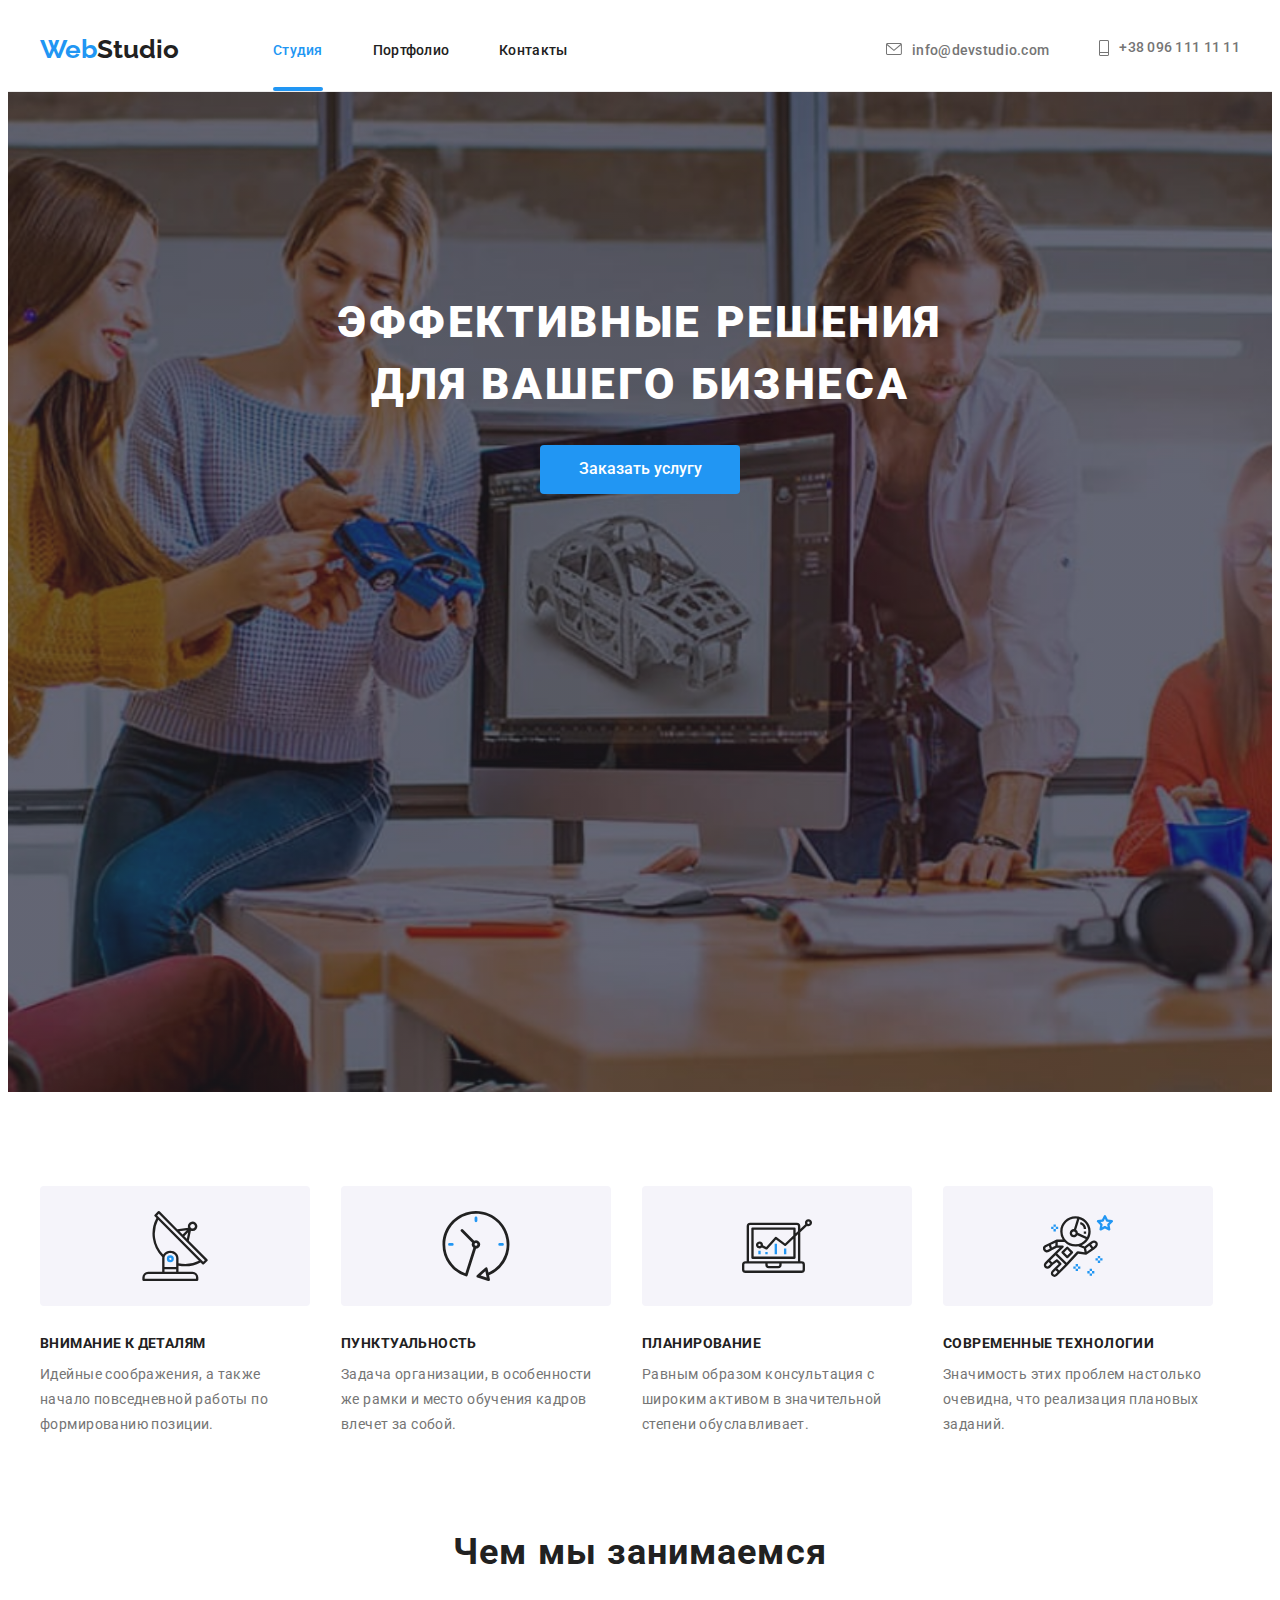
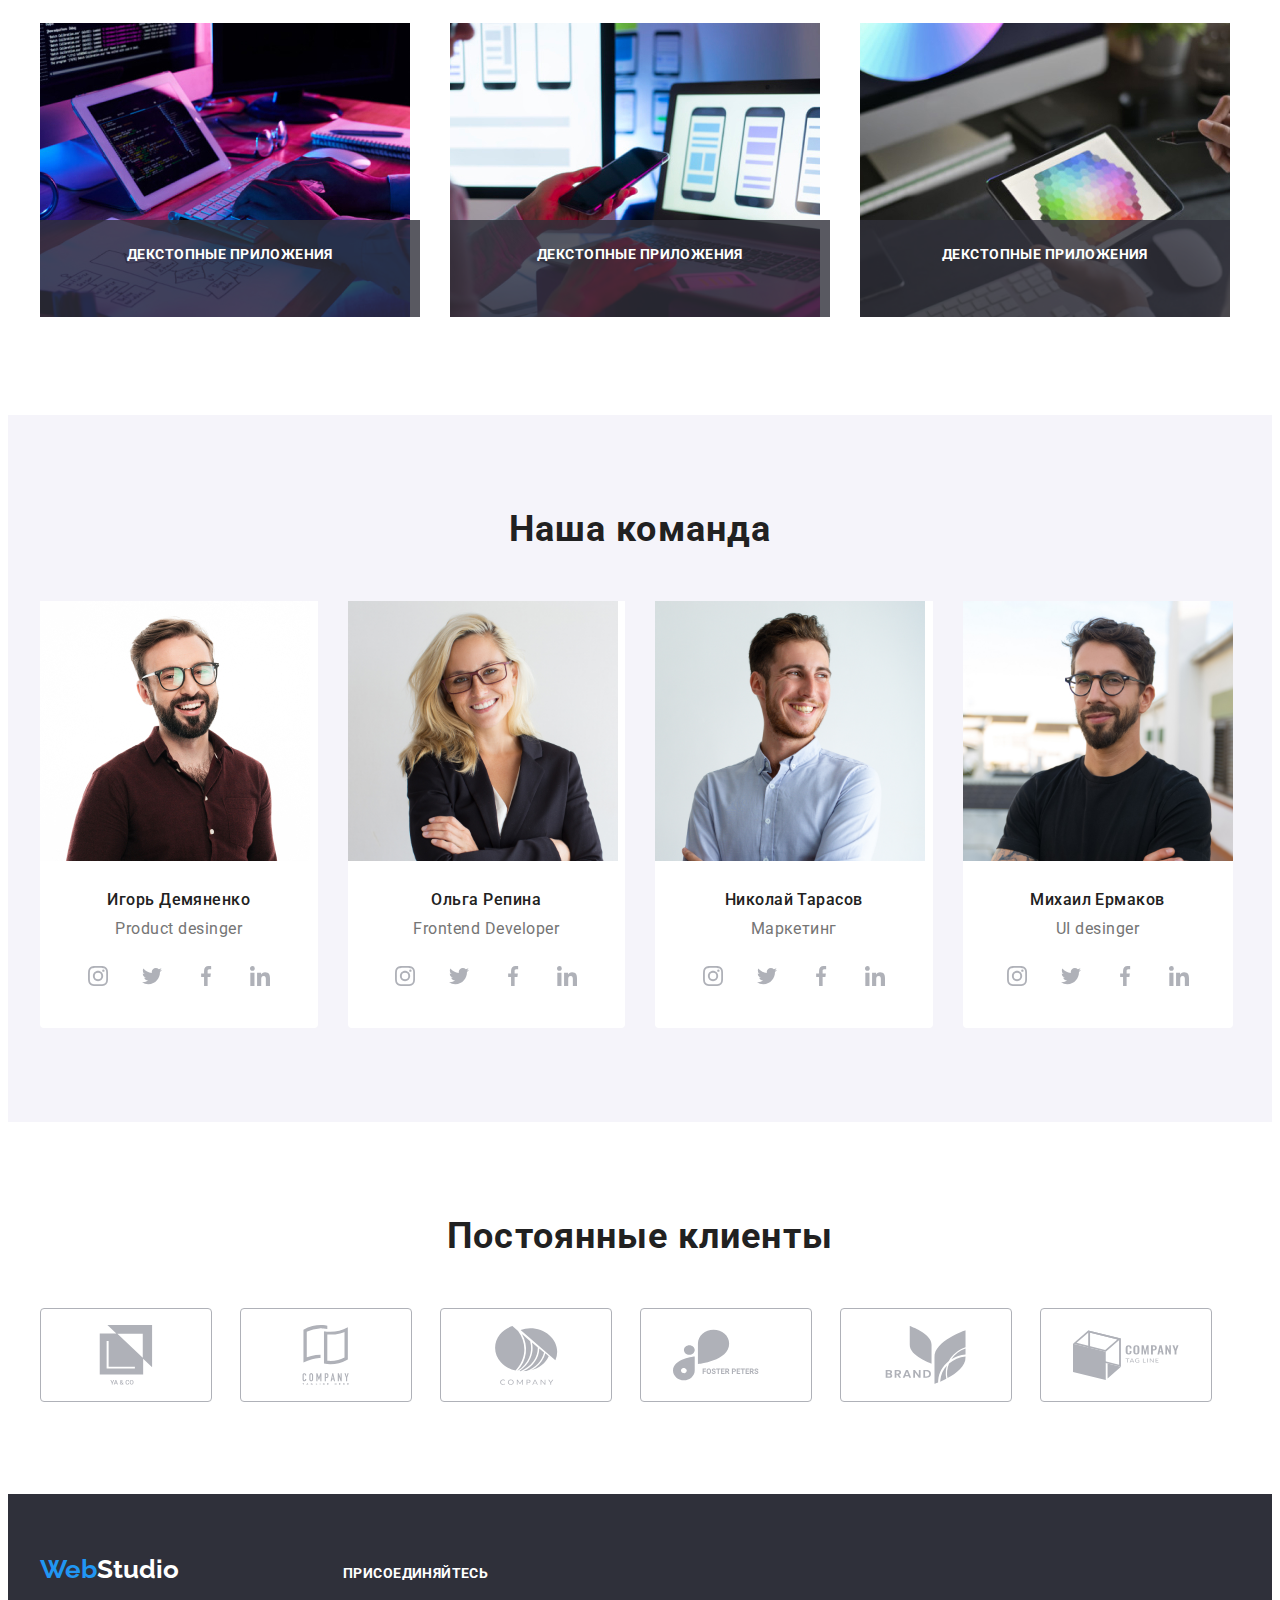
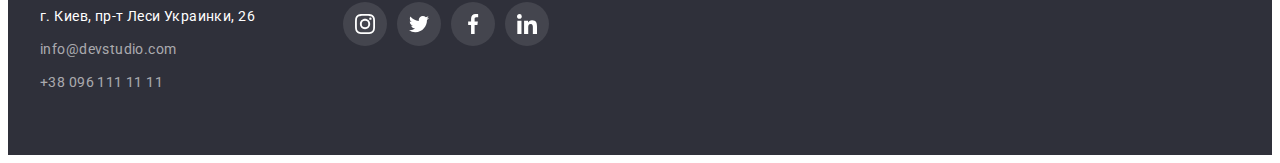
<file: index.html>
<!DOCTYPE html>
<html lang="en">
  <head>
    <meta charset="UTF-8" />
    <meta http-equiv="X-UA-Compatible" content="IE=edge" />
    <meta name="viewport" content="width=device-width, initial-scale=1.0" />
    <link rel="stylesheet" href="./css/styles.css"></link>
     <link 
    href="https://fonts.googleapis.com/css2?family=Raleway:wght@700&family=Roboto:wght@400;500;700&display=swap" 
    rel="stylesheet">
    <link rel="stylesheet" href="https://cdnjs.cloudflare.com/ajax/libs/modern-normalize/1.1.0/modern-normalize.min.css" integrity="sha512-wpPYUAdjBVSE4KJnH1VR1HeZfpl1ub8YT/NKx4PuQ5NmX2tKuGu6U/JRp5y+Y8XG2tV+wKQpNHVUX03MfMFn9Q==" crossorigin="anonymous" referrerpolicy="no-referrer" />
    <title>webstudio</title>
  </head>
  <body class="body">
  <header class="header">
    <div class="container nav">
       <nav class="header-nav">
      <a href="./index.html" class="logo">
        <span class="primary">Web</span><span class="secondary">Studio</span>
      </a>
        <ul class="site-nav list">
          <li class="item"><a class="link current" href="">Студия</a></li>
          <li class="item"><a class="link" href="./portfolio.html">Портфолио</a></li>
          <li class="item"><a class="link" href="">Контакты</a></li>
        </ul>
      </nav>
      <ul class="page-header list">
        <li class="item">
          <a class="contact" href="mailto:info@devstudio.com">
     <svg class="contacts-icon" width="16" height="12">
       <use href="./images/sprite.svg#icon-envelope"></use>
     </svg>info@devstudio.com</a>
        </li>
        <li class="item"><a class="contact" href="tel:+380961111111">
         <svg class="contacts-icon" width="10" height="16">
           <use href="./images/sprite.svg#icon-Telephone"></use>
         </svg> 
          +38 096 111 11 11</a></li>
      </ul>
      </div>
    </header>
    <main>
      <!--hero-->
     <section class="hero">
        <div class="container"><h1 class="hero-title">
          Эффективные решения <br/>
          для вашего бизнеса
        </h1>
        <button class="button-primary" type="button" data-modal-open>Заказать услугу</button></div>
      </section>
      <!--section about-->
      <section class="section-about section">
        <div class="container">
          <ul class="list">
          <li class="item">
            <div class="section-about-box">
              <svg class="section-about-icon" width="70px" height="70px">
                <use href="./images/sprite.svg#icon-antenna-1"></use>
              </svg>
            </div>
            <h3 class="section-about-title">Внимание к деталям</h3>
            <p class="section-about-text">Идейные соображения, а также начало повседневной работы по формированию позиции.</p>
          </li>
          <li class="item">
             <div class="section-about-box">
              <svg class="section-about-icon" width="70px" height="70px">
                <use href="./images/sprite.svg#icon-clock-1"></use>
              </svg>
             </div>
            <h3 class="section-about-title">Пунктуальность</h3>
            <p class="section-about-text">
              Задача организации, в особенности же рамки и место обучения кадров влечет за собой.
            </p>
          </li>
          <li class="item">
             <div class="section-about-box"> 
               <svg class="section-about-icon" width="70px" height="70px">
                 <use href="./images/sprite.svg#icon-diagram-1"></use>
               </svg>
             </div>
            <h3 class="section-about-title">Планирование</h3>
            <p class="section-about-text">
              Равным образом консультация с широким активом в значительной степени обуславливает.
            </p>
          </li>
          <li class="item">
             <div class="section-about-box">
               <svg class="section-about-icon" width="70px" height="70px">
                 <use href="./images/sprite.svg#icon-astronaut-1"></use>
               </svg> </div>
            <h3 class="section-about-title">Современные технологии</h3>
            <p class="section-about-text">Значимость этих проблем настолько очевидна, что реализация плановых заданий.</p>
          </li>
        </ul>
        </div>
      </section>
      <!--section-work-->
        <section class="work-photo section">
          <div class="container">
        <h2 class="title">Чем мы занимаемся</h2>
        <ul class="list">
          <li class="item"><img src="./images/img.jpg" alt="работа с планшетом" width="370"/><p class="work-title">Декстопные приложения</p>
          </li><li class="item"><img src="./images/img(1).jpg" alt="работа с компьютером" width="370"/><p class="work-title">Декстопные приложения</p>
          </li><li class="item"><img src="./images/img(2).jpg" alt="работа с мобильными устройствами" width="370"/><p class="work-title">Декстопные приложения</p></li>
        </ul>
        </div>
      </section>
      <!--section-4-->
      <section class="section-team section">
        <div class="container">
        <h2 class="title">Наша команда</h2>
       <div class="flex-container"> <ul class="list">
          <li class="flex-element"><img src="./images/команда/img.jpg" alt="" width="270" />
            <div class="section-team-holder">
              <h3 class="section-team-title">Игорь Демяненко</h3>
            <p class="section-team-text">Product desinger</p>
            <ul class="social-list list">
            <li class="social-item">
              <a href="" class="social-link">
              <svg class="social-icon" width="20" height="20">
                <use href="./images/sprite.svg#icon-instagram-2"></use>
              </svg></a>
            </li>
            <li class="social-item">
              <a href="" class="social-link">
              <svg class="social-icon" width="20" height="20">
                <use href="./images/sprite.svg#icon-twitter-1"></use>
              </svg>
              </a>
            </li>
            <li class="social-item">
              <a href="" class="social-link">
              <svg class="social-icon" width="20" height="20">
                <use href="./images/sprite.svg#icon-facebook-1"></use>
              </svg>
              </a>
            </li>
            <li class="social-item">
              <a href="" class="social-link">
              <svg class="social-icon" width="20" height="20">
                <use href="./images/sprite.svg#icon-linkedin-1"></use>
              </svg>
              </a>
            </li>
            </ul>
            </div>
          </li><li class="flex-element">
            <img src="./images/команда/img(1).jpg" alt="" width="270" />
            <div class="section-team-holder">
              <h3 class="section-team-title">Ольга Репина</h3>
            <p class="section-team-text">Frontend Developer</p>
           <ul class="social-list list">
            <li class="social-item">
              <a href="" class="social-link">
              <svg class="social-icon" width="20" height="20">
                <use href="./images/sprite.svg#icon-instagram-2"></use>
              </svg></a>
            </li>
            <li class="social-item">
              <a href="" class="social-link">
              <svg class="social-icon" width="20" height="20">
                <use href="./images/sprite.svg#icon-twitter-1"></use>
              </svg>
              </a>
            </li>
            <li class="social-item">
              <a href="" class="social-link">
              <svg class="social-icon" width="20" height="20">
                <use href="./images/sprite.svg#icon-facebook-1"></use>
              </svg>
              </a>
            </li>
            <li class="social-item">
              <a href="" class="social-link">
              <svg class="social-icon" width="20" height="20">
                <use href="./images/sprite.svg#icon-linkedin-1"></use>
              </svg>
              </a>
            </li>
            </ul>
          </div>
          </li><li class="flex-element">
            <img src="./images/команда/img(2).jpg" alt="" width="270" />
            <div class="section-team-holder">
              <h3 class="section-team-title">Николай Тарасов</h3>
            <p class="section-team-text">Маркетинг</p>
            <ul class="social-list list">
            <li class="social-item">
              <a href="" class="social-link">
              <svg class="social-icon" width="20" height="20">
                <use href="./images/sprite.svg#icon-instagram-2"></use>
              </svg></a>
            </li>
            <li class="social-item">
              <a href="" class="social-link">
              <svg class="social-icon" width="20" height="20">
                <use href="./images/sprite.svg#icon-twitter-1"></use>
              </svg>
              </a>
            </li>
            <li class="social-item">
              <a href="" class="social-link">
              <svg class="social-icon" width="20" height="20">
                <use href="./images/sprite.svg#icon-facebook-1"></use>
              </svg>
              </a>
            </li>
            <li class="social-item">
              <a href="" class="social-link">
              <svg class="social-icon" width="20" height="20">
                <use href="./images/sprite.svg#icon-linkedin-1"></use>
              </svg>
              </a>
            </li>
            </ul>
          </div>
          </li><li class="flex-element">
            <img src="./images/команда/img(3).jpg" alt="" width="270" />
            <div class="section-team-holder">
              <h3 class="section-team-title">Михаил Ермаков</h3>
            <p class="section-team-text">UI desinger</p>
           <ul class="social-list list">
            <li class="social-item">
              <a href="" class="social-link">
              <svg class="social-icon" width="20" height="20">
                <use href="./images/sprite.svg#icon-instagram-2"></use>
              </svg></a>
            </li>
            <li class="social-item">
              <a href="" class="social-link">
              <svg class="social-icon" width="20" height="20">
                <use href="./images/sprite.svg#icon-twitter-1"></use>
              </svg>
              </a>
            </li>
            <li class="social-item">
              <a href="" class="social-link">
              <svg class="social-icon" width="20" height="20">
                <use href="./images/sprite.svg#icon-facebook-1"></use>
              </svg>
              </a>
            </li>
            <li class="social-item">
              <a href="" class="social-link">
              <svg class="social-icon" width="20" height="20">
                <use href="./images/sprite.svg#icon-linkedin-1"></use>
              </svg>
              </a>
            </li>
            </ul>
          </div>
          </li>
        </ul>
        </div>
        </div>
      </section>
      <!--Section-clients-->
      <section class="clients section">
<div class="container">
  <h2 class="title">Постоянные клиенты</h2>
  <ul class="clients-list list">
  <li class="clients-card">
    <a href="" class="clients-link">
      <svg class="clients-logo" width="106" height="60">
        <use href="./images/sprite.svg#icon-client"></use>
      </svg></a></li>
  <li class="clients-card">
    <a href="" class="clients-link">
      <svg class="clients-logo" width="106" height="60">
        <use href="./images/sprite.svg#icon-client2"></use>
      </svg></a></li>
  <li class="clients-card">
    <a href="" class="clients-link">
      <svg class="clients-logo" width="106" height="60">
        <use href="./images/sprite.svg#icon-client3"></use>
      </svg></a></li>
  <li class="clients-card">
    <a href="" class="clients-link">
      <svg class="clients-logo" width="106" height="60">
        <use href="./images/sprite.svg#icon-client4"></use>
      </svg></a></li>
  <li class="clients-card">
    <a href="" class="clients-link">
      <svg class="clients-logo" width="106" height="60">
        <use href="./images/sprite.svg#icon-client5"></use>
      </svg></a></li>
  <li class="clients-card">
    <a href="" class="clients-link">
      <svg class="clients-logo" width="106" height="60">
        <use href="./images/sprite.svg#icon-client6"></use>
      </svg></a></li>
  </ul>
</div>
      </section>
    </main>
    <!--Footer-->
    <footer class="footer">
      <div class="container">
        <div class="footer-adress">
      <a class="logo" href="WebStudio"><span class="primary">Web</span><span class="footer-secondary">Studio</span></a>
      <address>
        <ul class="footer-container list">
        <li class="item"><a class="link" href="https://goo.gl/maps/4HyzWn5kAAkS3F1K7" rel="noopener noreferrer" target="_blank"
          >г. Киев, пр-т Леси Украинки, 26</a></li>
        <li class="item"><a class="contact" href="mailto:info@devstudio.com">info@devstudio.com</a></li>
        <li class="item"><a class="contact" href="tel:+380961111111">+38 096 111 11 11</a></li>
        </ul>
      </address>
        </div>
      <div class="footer-social">
        <h2 class="footer-title">Присоединяйтесь</h2>
        <ul class="social-list list">
            <li class="social-item">
              <a href="" class="social-link link">
              <svg class="social-icon" width="20" height="20">
                <use href="./images/sprite.svg#icon-instagram-2"></use>
              </svg></a>
            </li>
            <li class="social-item">
              <a href="" class="social-link">
              <svg class="social-icon" width="20" height="20">
                <use href="./images/sprite.svg#icon-twitter-1"></use>
              </svg>
              </a>
            </li>
            <li class="social-item">
              <a href="" class="social-link">
              <svg class="social-icon" width="20" height="20">
                <use href="./images/sprite.svg#icon-facebook-1"></use>
              </svg>
              </a>
            </li>
            <li class="social-item">
              <a href="" class="social-link">
              <svg class="social-icon" width="20" height="20">
                <use href="./images/sprite.svg#icon-linkedin-1"></use>
              </svg>
              </a>
            </li>
            </ul>
      </div>
    </div>
    </footer>
    <div class="backdrop is-hidden" data-modal>
      <div class="modal">
        <button type="button" class="modal-button" data-modal-close>
          <svg class="icon-close" width="10" height="10">
            <use href="./images/sprite.svg#icon-close"></use>
          </svg>
        </button>
      </div>
    </div>
    <script src="./js/modal.js"></script>
  </body>
</html>
</file>
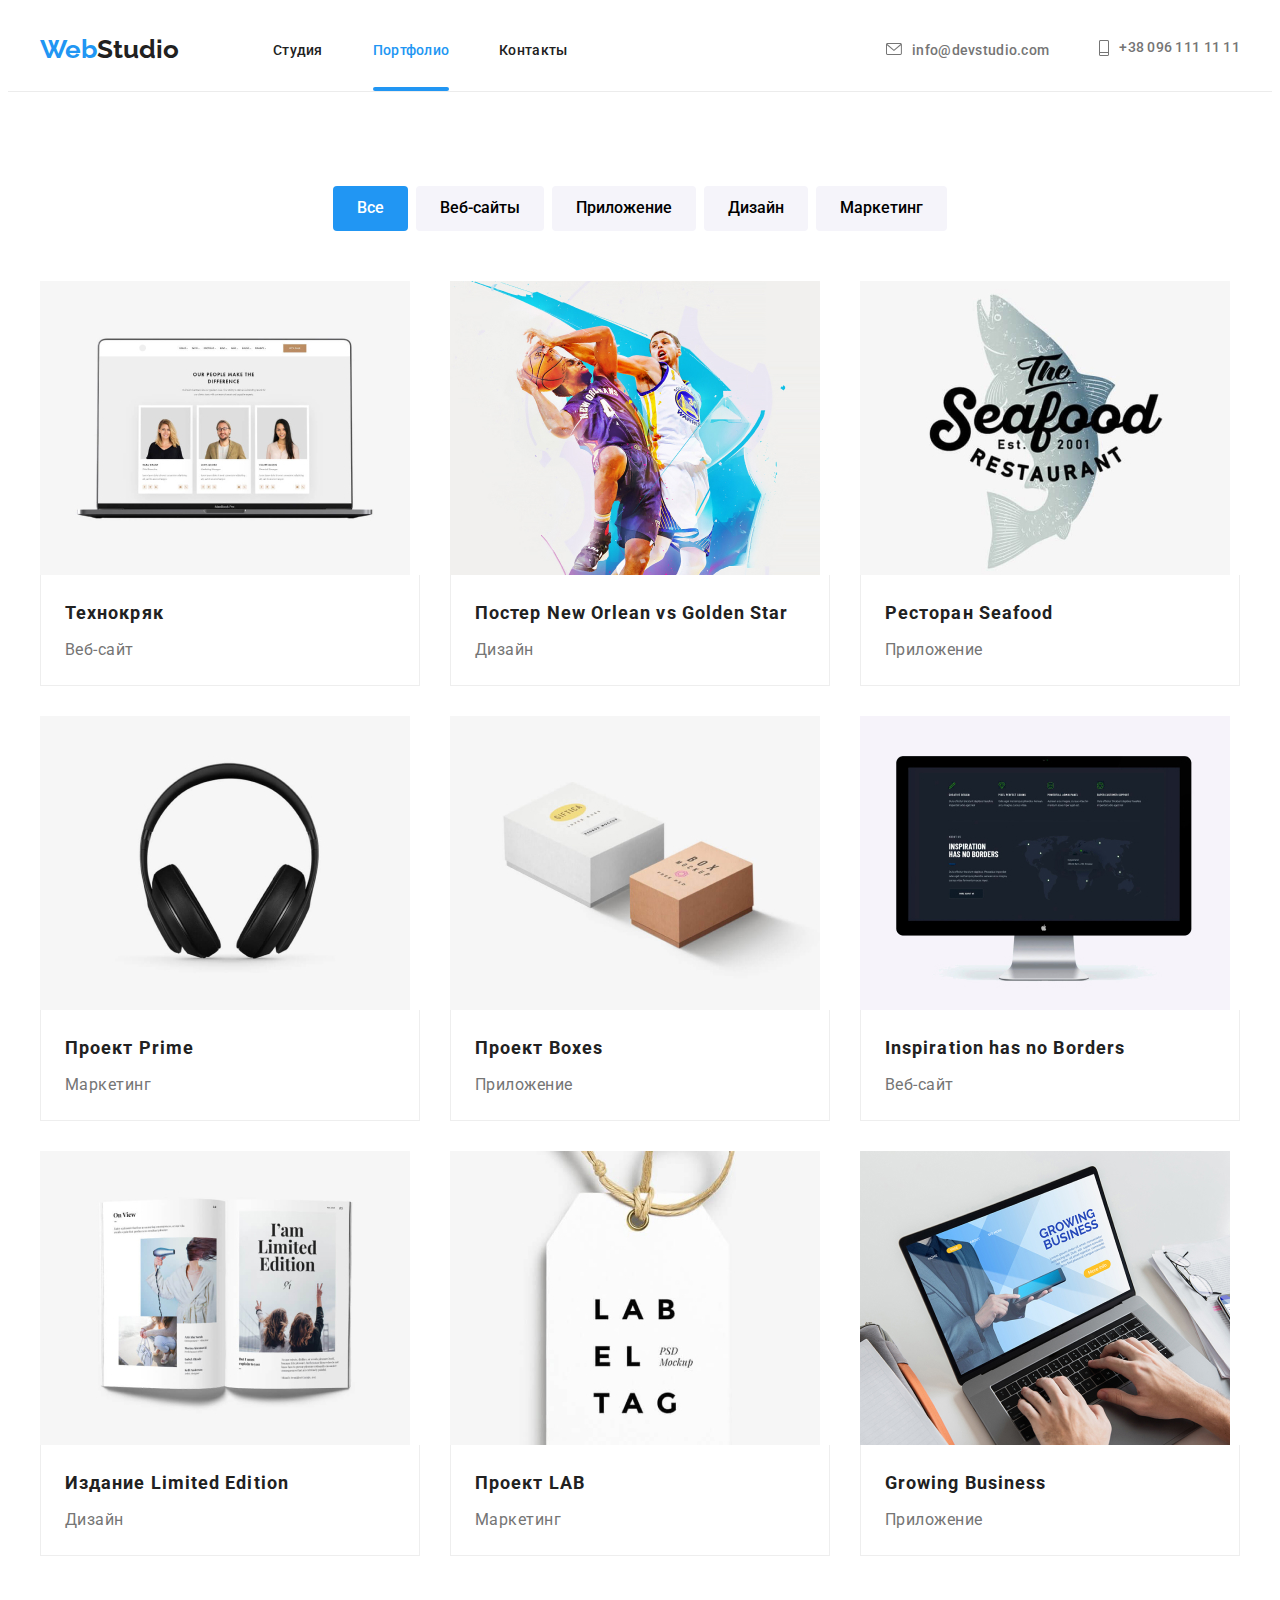
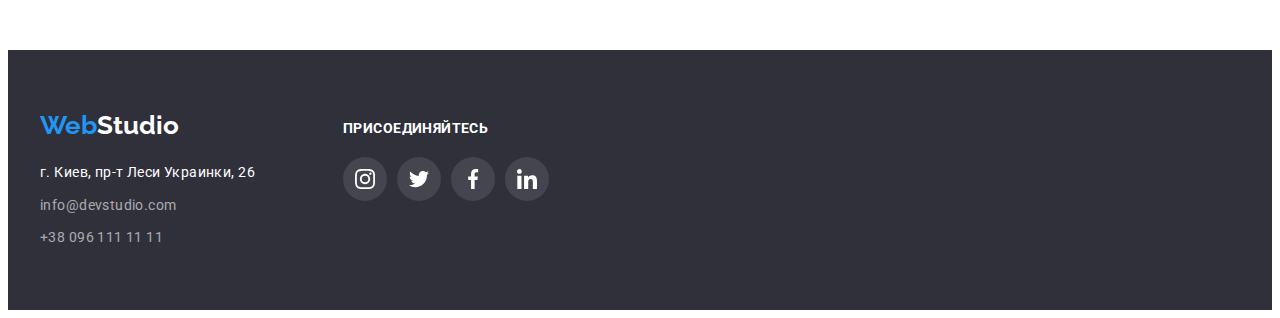
<file: portfolio.html>
<!DOCTYPE html>
<html lang="en">
  <head>
    <meta charset="UTF-8" />
    <meta http-equiv="X-UA-Compatible" content="IE=edge" />
    <meta name="viewport" content="width=device-width, initial-scale=1.0" />
    <link rel="stylesheet" href="./css/styles.css">
    <title>Document</title>
    <link 
    href="https://fonts.googleapis.com/css2?family=Raleway:wght@700&family=Roboto:wght@400;500;700&display=swap" 
    rel="stylesheet">
    <link rel="stylesheet" href="https://cdnjs.cloudflare.com/ajax/libs/modern-normalize/1.1.0/modern-normalize.min.css" integrity="sha512-wpPYUAdjBVSE4KJnH1VR1HeZfpl1ub8YT/NKx4PuQ5NmX2tKuGu6U/JRp5y+Y8XG2tV+wKQpNHVUX03MfMFn9Q==" crossorigin="anonymous" referrerpolicy="no-referrer" />
  </head>
  <body class="body">
      <header class="header">
        <div class="container nav">
      <nav class="header-nav"><a href="./index.html" class="logo"><span class="primary">Web</span><span class="secondary">Studio</span></a>
      <ul class="site-nav list">
          <li class="item"><a class="link" href="./index.html">Студия</a></li>
          <li class="item"><a class="link current" href="">Портфолио</a></li>
          <li class="item"><a class="link" href="">Контакты</a></li>
        </ul>
      </nav>
      <ul class="page-header list">
        <li class="item">
          <a class="contact" href="mailto:info@devstudio.com">
     <svg class="contacts-icon" width="16" height="12">
       <use href="./images/sprite.svg#icon-envelope"></use>
     </svg>info@devstudio.com</a>
        </li>
        <li class="item"><a class="contact" href="tel:+380961111111">
         <svg class="contacts-icon" width="10" height="16">
           <use href="./images/sprite.svg#icon-Telephone"></use>
         </svg> 
          +38 096 111 11 11</a></li>
      </ul></div>
    </header>
    <!--Section-->
    <main>
      <section class="section">
        <div class="container">
        <ul class="button-nav list">
        <li class="item"><button class="button accent" type="button">Все</button></li>
        <li class="item"><button class="button" type="button">Веб-сайты</button></li>
        <li class="item"><button class="button" type="button">Приложение</button></li>
        <li class="item"><button class="button" type="button">Дизайн</button></li>
        <li class="item"><button class="button" type="button">Маркетинг</button></li>
      </ul>
     <ul class="breadcrumbs list">
        <li class="flex-elements">
          <a class="list" href="">
            <div class="breadcrumbs-text">
            <img src="./images/2 page/1.jpg" alt="" width="370">
          <p class="breadcrumbs-about">Ресурс предлагает комплексные предложения с разным уровнем функционала и сервисов.Все это позволит посетителю получить исчерпывающие сведения о компании или частном лице.</p></div>
                <div class="breadcrumbs-holder">
                  <h3 class="section-title">Технокряк</h3>
                    <p class="section-subtitle">Веб-сайт</p>
                  </div>
            </img>
          </a>
        </li>
        <li class="flex-elements">
          <a class="list" href="">
            <img src="./images/2 page/2.jpg" alt="" width="370">
                <div class="breadcrumbs-holder">
                  <h3 class="section-title">Постер New Orlean vs Golden Star</h3>
                    <p class="section-subtitle">Дизайн</p>
                  </div>
            </img>
            </a>
        </li>
        <li class="flex-elements">
          <a class="list" href="">
            <img src="./images/2 page/3.jpg" alt="" width="370">
                <div class="breadcrumbs-holder">
                  <h3 class="section-title">Ресторан Seafood</h3>
                    <p class="section-subtitle">Приложение</p>
                  </div>
            </img>
            </a>
        </li>
        <li class="flex-elements">
          <a class="list" href="">
            <img src="./images/2 page/4.jpg" alt="" width="370">
                <div class="breadcrumbs-holder">
                  <h3 class="section-title">Проект Prime</h3>
                  <p class="section-subtitle">Маркетинг</p>
                  </div>
            </img>
            </a>
        </li>
        <li class="flex-elements">
          <a class="list" href="">
            <img src="./images/2 page/5.jpg" alt="" width="370">
                <div class="breadcrumbs-holder">
                  <h3 class="section-title">Проект Boxes</h3>
                  <p class="section-subtitle">Приложение</p>
                  </div>
            </img>
            </a>
        </li>
        <li class="flex-elements">
          <a class="list" href="">
            <img src="./images/2 page/6.jpg" alt="" width="370">
                <div class="breadcrumbs-holder">
                  <h3 class="section-title">Inspiration has no Borders</h3>
                    <p class="section-subtitle">Веб-сайт</p>
                  </div>
            </img>
            </a>
        </li>
        <li class="flex-elements">
          <a class="list" href="">
            <img src="./images/2 page/7.jpg" alt="" width="370">
                <div class="breadcrumbs-holder"><h3 class="section-title">Издание Limited Edition</h3>
                    <p class="section-subtitle">Дизайн</p>
                  </div>
            </img>
            </a>
        </li>
        <li class="flex-elements">
          <a class="list" href="">
            <img src="./images/2 page/8.jpg" alt="" width="370">
                <div class="breadcrumbs-holder"><h3 class="section-title">Проект LAB</h3>
                    <p class="section-subtitle">Маркетинг</p>
                  </div>
            </img>
            </a>
        </li>
        <li class="flex-elements">
          <a class="list" href="">
            <img src="./images/2 page/9.jpg" alt="" width="370">
                <div class="breadcrumbs-holder"><h3 class="section-title" >Growing Business</h3>
                    <p class="section-subtitle">Приложение</p></div>
            </img>
            </a>
        </li>
      </ul></div>
    </section>
    </main>
    <!--footer-->
        <footer class="footer">
      <div class="container">
        <div class="footer-adress">
      <a class="logo" href="WebStudio"><span class="primary">Web</span><span class="footer-secondary">Studio</span></a>
      <address>
        <ul class="footer-container list">
        <li class="item"><a class="link" href="https://goo.gl/maps/4HyzWn5kAAkS3F1K7" rel="noopener noreferrer" target="_blank"
          >г. Киев, пр-т Леси Украинки, 26</a></li>
        <li class="item"><a class="contact" href="mailto:info@devstudio.com">info@devstudio.com</a></li>
        <li class="item"><a class="contact" href="tel:+380961111111">+38 096 111 11 11</a></li>
        </ul>
      </address>
        </div>
      <div class="footer-social">
        <h2 class="footer-title">Присоединяйтесь</h2>
        <ul class="social-list list">
            <li class="social-item">
              <a href="" class="social-link">
              <svg class="social-icon" width="20" height="20">
                <use href="./images/sprite.svg#icon-instagram-2"></use>
              </svg></a>
            </li>
            <li class="social-item">
              <a href="" class="social-link">
              <svg class="social-icon" width="20" height="20">
                <use href="./images/sprite.svg#icon-twitter-1"></use>
              </svg>
              </a>
            </li>
            <li class="social-item">
              <a href="" class="social-link">
              <svg class="social-icon" width="20" height="20">
                <use href="./images/sprite.svg#icon-facebook-1"></use>
              </svg>
              </a>
            </li>
            <li class="social-item">
              <a href="" class="social-link">
              <svg class="social-icon" width="20" height="20">
                <use href="./images/sprite.svg#icon-linkedin-1"></use>
              </svg>
              </a>
            </li>
            </ul>
      </div>
    </div>
    </footer>
  </body>
</html>
</file>
<file: css/styles.css>
/*колір основного тексту #212121*/
/* колір опису #757575 */
/*колір  ссилок футера rgba(255, 255, 255, 0.6); */
/*акцент #2196F3 */
/*color header #FFFFFF */
/*hero and footer #2F303A */
/*section 2 #E5E5E5 */
/*section 3 #F5F4FA */
:root {
  --primary-text-color: #212121;
  --secondary-text-color: #757575;
  --accent-text-color: #2196f3;
  --primary-bg-color: #fff;
  --secondary-bg-color: #2f303a;
  --button-bg-color: #f5f4fa;
}
.list,
.logo,
.link,
.contact {
  list-style: none;
  text-decoration: none;
  padding: 0%;
  margin: 0%;
}
img {
  display: block;
  max-width: 100%;
  height: auto;
}
.body {
  background-color: var(--primary-bg-color);
  font-family: roboto, sans-serif;
  font-style: normal;
}
.container {
  width: 1200px;
  padding-left: 15px;
  padding-right: 15px;
  margin-left: auto;
  margin-right: auto;
  /* outline: 2px solid red; */
}
.section {
  padding-top: 94px;
  padding-bottom: 94px;
}
.backdrop {
  position: fixed;
  width: 100%;
  height: 1024px;
  top: 0;
  background-color: rgba(0, 0, 0, 0.2);
}
.modal {
  position: absolute;
  top: 50%;
  left: 50%;
  transform: translate(-50%, -50%);
  width: 528px;
  height: 581px;
  background-color: var(--primary-bg-color);
  border-radius: 4px;
}
.modal-button {
  position: absolute;
  top: 8px;
  right: 8px;
  border: 1px solid rgba(0, 0, 0, 0.1);
  border-radius: 50%;
}
.is-hidden {
  opacity: 0;
  pointer-events: none;
  visibility: hidden;
}
/*Logo*/
.logo {
  margin-right: 94px;
  color: var(--accent-text-color);
  font-family: Raleway, sans-serif;
  font-weight: 700;
  font-size: 26px;
  line-height: 1.2;
}
.logo .primary {
  color: var(--accent-text-color);
  margin-top: 24px;
  margin-bottom: 25px;
}
.logo .secondary {
  color: var(--primary-text-color);
  margin-top: 24px;
  margin-bottom: 25px;
}
.logo .footer-secondary {
  color: var(--primary-bg-color);
}
/*Site-nav*/
.header {
  border-bottom: solid 1px #ececec;
}
.header .link {
  margin-top: 32px;
  margin-bottom: 32px;
}
.header-nav,
.nav {
  display: flex;
  align-items: center;
}
.site-nav,
.page-header {
  display: flex;
  margin-top: 32px;
  margin-left: auto;
  padding: 0;
}
.site-nav .item:not(:last-child) {
  margin-right: 50px;
}
.site-nav .link {
  color: var(--primary-text-color);
  font-weight: 500;
  font-size: 14px;
  line-height: 1.15;
  letter-spacing: 0.02em;
}
.site-nav .link.current {
  color: var(--accent-text-color);
}
.site-nav .link.current::after {
  content: "";
  display: block;
  margin-top: 28px;
  width: 100%;
  height: 4px;
  background-color: var(--accent-text-color);
  border-radius: 2px;
}
.site-nav .link:hover,
.site-nav .link:focus {
  color: var(--accent-text-color);
}
.page-header .item.item:not(:last-child) {
  margin-right: 50px;
  margin-left: auto;
}
.page-header .contact {
  margin-bottom: 32px;
  display: inline-flex;
  color: var(--secondary-text-color);
  font-weight: 500;
  font-size: 14px;
  line-height: 1.14;
  letter-spacing: 0.02em;
}
.page-header .link {
  color: var(--primary-bg-color);
}
.page-header .contact:hover,
.page-header .contact:focus,
.contacts-icon:hover,
.contacts-icon:focus {
  color: var(--accent-text-color);
  fill: var(--accent-text-color);
}
.contacts-icon {
  fill: var(--secondary-text-color);
  margin-right: 10px;
}
/*Hero*/

.hero-title {
  margin-top: 0;
  margin-bottom: 30px;
  color: var(--primary-bg-color);
  font-weight: 900;
  font-size: 44px;
  line-height: 1.4;
  text-align: center;
  letter-spacing: 0.06em;
  text-transform: uppercase;
}
.hero {
  max-width: 1600px;
  height: 600px;
  margin-left: auto;
  margin-right: auto;
  background-image: linear-gradient(rgba(47, 48, 58, 0.4), rgba(47, 48, 58, 0.4)),
    url("../images/hero-title.jpg");
  background-repeat: no-repeat;
  background-position: center;
  background-size: cover;
  background-color: var(--secondary-bg-color);
  text-align: center;
  padding-top: 200px;
  padding-bottom: 200px;
}
.button {
  padding: 6px 22px;
  border-radius: 4px;
  border-color: transparent;
  font-family: roboto, sans-serif;
  cursor: pointer;
  font-weight: 500;
  font-size: 16px;
  line-height: 1.8;
}
.button-primary {
  display: inline-block;
  border: 0;
  border-radius: 4px;
  min-width: 200px;
  padding: 10px 32px;
  color: var(--primary-bg-color);
  background-color: var(--accent-text-color);
  font-family: roboto, sans-serif;
  cursor: pointer;
  font-weight: 500;
  font-size: 16px;
  line-height: 1.8;
}
.button-primary:hover,
.button-primary:focus {
  color: var(--primary-bg-color);
  background-color: #188ce8;
}
/*section*/
.section-about {
  padding-bottom: 0;
}
.section-about .item {
  display: inline-block;
  width: 270px;
  margin-right: -3px;
}
.section-about .item:not(:first-child) {
  margin-left: 30px;
}
.section-about-title {
  margin-top: 0;
  margin-bottom: 10px;
  color: var(--primary-text-color);
  font-weight: 700;
  font-size: 14px;
  line-height: 1.14;
  text-transform: uppercase;
  letter-spacing: 0.03em;
}
.section-about-text {
  margin: 0;
  color: var(--secondary-text-color);
  font-weight: 400;
  font-size: 14px;
  line-height: 1.8;
  letter-spacing: 0.03em;
}
.section-about-box {
  display: flex;
  height: 120px;
  margin-bottom: 30px;
  align-items: center;
  justify-content: center;
  background-color: var(--button-bg-color);
  border-radius: 4px;
}
/*Work-photo*/
.work-title {
  position: absolute;
  margin: 0;
  padding-top: 27px;
  bottom: 0;
  width: 100%;
  height: 70px;
  color: var(--primary-bg-color);
  background: rgba(47, 48, 58, 0.8);
  font-weight: 700;
  font-size: 14px;
  line-height: 1.14;
  text-transform: uppercase;
  text-align: center;
  letter-spacing: 0.03em;
}
.work-photo .item {
  position: relative;
  display: inline-block;
}
.work-photo .item:not(:last-child) {
  margin-right: 30px;
}
.work-photo .item:not(:last-child) {
  width: calc((100% - 60px) / 3);
}

/*Team*/
.section-team {
  background-color: #f5f4fa;
  margin-left: auto;
  margin-right: auto;
}
.title {
  margin-top: 0;
  margin-bottom: 50px;
  font-weight: 700;
  font-size: 36px;
  line-height: 1.16;
  text-align: center;
  letter-spacing: 0.03em;
  color: var(--primary-text-color);
}
.section-team-title {
  margin-bottom: 10px;
  margin-top: 0px;
  font-weight: 500;
  font-size: 16px;
  line-height: 1.16;
  text-align: center;
  letter-spacing: 0.03em;
  color: var(--primary-text-color);
}
.section-team-text {
  margin-top: 0px;
  margin-bottom: 0px;
  font-weight: 400;
  font-size: 16px;
  line-height: 1.17;
  text-align: center;
  letter-spacing: 0.03em;
  color: var(--secondary-text-color);
}
.section-team-holder {
  padding-top: 30px;
  padding-bottom: 30px;
}
.flex-element {
  display: inline-block;
  background-color: var(--primary-bg-color);
  border-radius: 0px 0px 4px 4px;
}
.flex-element:not(:last-child) {
  margin-right: 30px;
}
.flex-element:not(:last-child) {
  width: calc((100% - 90px) / 4);
}
.social-list {
  margin-top: 16px;
  display: flex;
  justify-content: center;
}
.social-item:not(:last-child) {
  margin-right: 10px;
}
.social-item {
  width: 44px;
  height: 44px;
}
.social-link {
  width: 100%;
  height: 100%;
  border-radius: 50%;
  display: flex;
  align-items: center;
  justify-content: center;
}
.social-link {
  fill: #afb1b8;
}
.social-link:hover,
.social-link:focus {
  background-color: var(--accent-text-color);
  fill: var(--primary-bg-color);
}
.clients-list {
  display: flex;
}
.clients-card {
  width: 170px;
  height: 92px;
  margin-left: 30px;
}
.clients-card:first-child {
  margin-left: 0px;
}
.clients-link {
  display: flex;
  align-items: center;
  justify-content: center;
  width: 100%;
  height: 100%;
  fill: var(--accent-text-color);
  border: 1px solid #afb1b8;
  border-radius: 4px;
}
.clients-link {
  fill: #afb1b8;
}
.clients-link:focus,
.clients-link:hover {
  border-color: var(--accent-text-color);
  fill: var(--accent-text-color);
}

/*Portfolio*/
/*Button*/
.button-nav {
  justify-content: center;
  display: flex;
  border-radius: 4px;
  margin-bottom: 50px;
}
.button-nav .item:not(:last-child) {
  margin-right: 8px;
}
.button-nav .button {
  background-color: var(--button-bg-color);
  margin-left: auto;
  margin-right: auto;
}
.button-nav .button:focus,
.button-nav .button:hover {
  color: var(--primary-bg-color);
  background-color: var(--accent-text-color);
}
.button.accent {
  background-color: var(--accent-text-color);
  color: var(--primary-bg-color);
}
/*Portfolio-works*/
/* .flex-elements {
  border: 1px solid #eeeeee;
  width: 370px;
  margin-right: 30px;
  margin-bottom: 30px;
} */
/* .flex-elements:nth-child(3n) {
  margin-right: 0;
}
.flex-elements:nth-last-child(-n + 3) {
  margin-bottom: 0; */

.breadcrumbs {
  display: flex;
  flex-wrap: wrap;
  margin-right: -30px;
  margin-bottom: -30px;
}
.breadcrumbs .flex-elements {
  display: block;
  flex-basis: calc(100% / 3 - 30px);
}
.breadcrumbs .flex-elements:not(:nth-child(3n)) {
  margin-right: 30px;
  margin-bottom: 30px;
}
.breadcrumbs-holder {
  border-left: 1px solid #eeeeee;
  border-right: 1px solid #eeeeee;
  border-bottom: 1px solid #eeeeee;
  padding: 20px 24px 20px 24px;
}
.breadcrumbs .section-title {
  margin-top: 0px;
  margin-bottom: 4px;
  font-style: normal;
  font-weight: 700;
  font-size: 18px;
  line-height: 2;
  color: var(--primary-text-color);
  letter-spacing: 0.06em;
}
.breadcrumbs .section-subtitle {
  margin-top: 0px;
  margin-bottom: 0px;
  font-style: normal;
  font-weight: 400;
  font-size: 16px;
  line-height: 1.87;
  color: var(--secondary-text-color);
  letter-spacing: 0.03em;
}
.flex-elements .list:hover,
.flex-elements .list:focus {
  display: block;
  box-shadow: 0px 1px 1px rgba(0, 0, 0, 0.12), 0px 4px 4px rgba(0, 0, 0, 0.06),
    1px 4px 6px rgba(0, 0, 0, 0.16);
}
.breadcrumbs-text {
  position: relative;
  overflow: hidden;
}
.breadcrumbs-about {
  font-style: normal;
  font-weight: 400;
  font-size: 18px;
  line-height: 1.55;
  color: var(--primary-bg-color);
  background: rgba(33, 150, 243, 0.9);
  padding: 24px 63px 24px 63px;
  position: absolute;
  top: 0;
  left: 0;
  height: 100%;
  margin: 0;
  transform: translateY(100%);
  transition: cubic-bezier(0.4, 0, 0.2, 1) 250ms;
}
.flex-elements:hover .breadcrumbs-about {
  transform: translateY(0);
}
/*Footer*/
.footer .logo {
  margin-top: 60px;
}
.footer {
  padding-top: 60px;
  padding-bottom: 60px;
  background-color: var(--secondary-bg-color);
  margin-left: auto;
  margin-right: auto;
}
.footer-container {
  margin-top: 20px;
}
.footer-container .item {
  margin-bottom: 9px;
}
.footer-container .item:last-child {
  margin-bottom: 0px;
}
.footer .link {
  color: var(--primary-bg-color);
  font-family: Roboto, sans-serif;
  font-style: normal;
  font-weight: 400;
  font-size: 14px;
  line-height: 1.7;
  letter-spacing: 0.03em;
}
.footer .contact {
  color: rgba(255, 255, 255, 0.6);
  font-family: Roboto, sans-serif;
  font-style: normal;
  font-weight: 400;
  font-size: 14px;
  line-height: 1.7;
  letter-spacing: 0.03em;
}
.footer .address-contact {
  font-family: "Roboto";
  font-style: normal;
  font-weight: 400;
  font-size: 14px;
  line-height: 1.7;
  letter-spacing: 0.03em;
}
.footer-title {
  margin-bottom: 20px;
  color: var(--primary-bg-color);
  font-weight: 700;
  font-size: 14px;
  line-height: 1.14;
  letter-spacing: 0.03em;
  text-transform: uppercase;
}
.footer .container {
  display: flex;
}
.footer-adress {
  margin-right: 70px;
}
.footer-social .social-link {
  background-color: rgba(255, 255, 255, 0.1);
  fill: var(--primary-bg-color);
}
.footer-social .social-link:hover,
.footer-social .social-link:focus {
  background-color: var(--accent-text-color);
}
</file>
